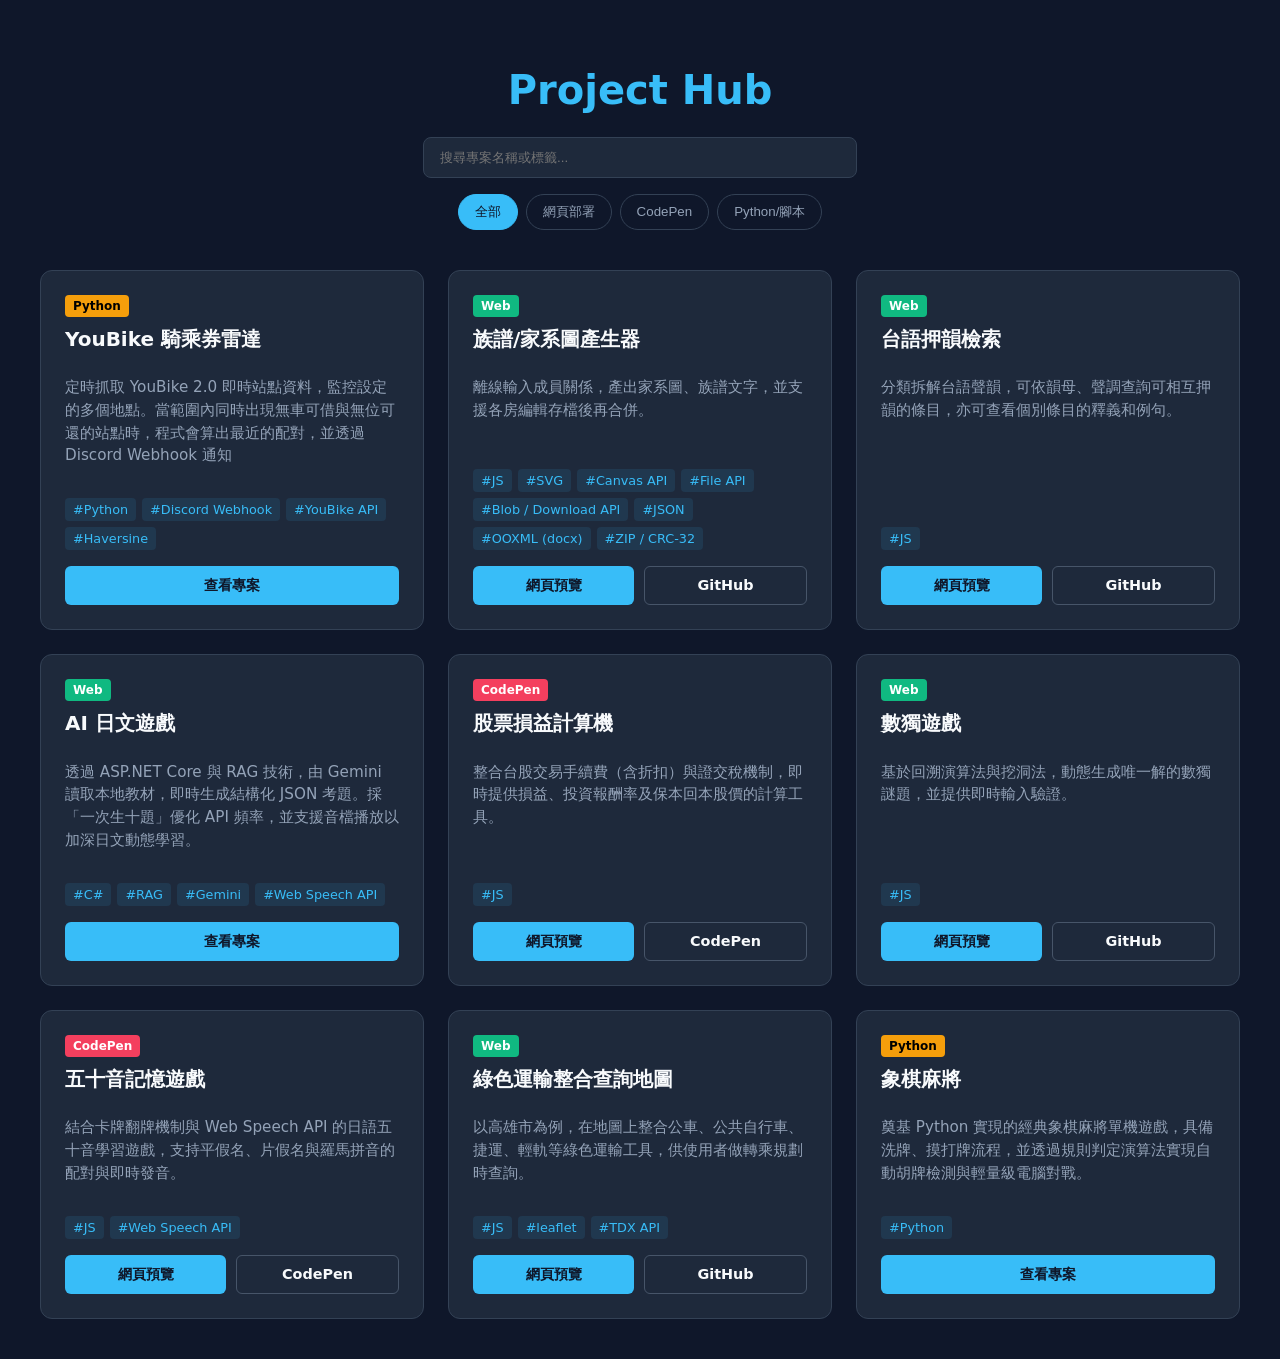
<file: index.html>
<!DOCTYPE html>
<html lang="zh-TW">
<head>
  <meta charset="UTF-8">
  <meta name="viewport" content="width=device-width, initial-scale=1.0">
  <title>控制台</title>
  <link rel="stylesheet" href="style.css">
</head>
<body>

  <header>
    <h1>Project Hub</h1>
    
    <div class="controls">
      <input type="text" id="search-input" placeholder="搜尋專案名稱或標籤...">
      <div class="filters">
        <button class="filter-btn active" data-type="all">全部</button>
        <button class="filter-btn" data-type="github-pages">網頁部署</button>
        <button class="filter-btn" data-type="codepen">CodePen</button>
        <button class="filter-btn" data-type="python-script">Python/腳本</button>
      </div>
    </div>
  </header>

  <main>
    <div id="project-grid" class="grid-container">
      </div>
  </main>

  <script>
    let allProjects = [];

    // 1. 取得專案資料
    fetch('projects.json')
      .then(res => res.json())
      .then(data => {
        allProjects = data;
        renderProjects(allProjects);
      });

    // 2. 渲染卡片邏輯
    function renderProjects(projects) {
      const grid = document.getElementById('project-grid');
      grid.innerHTML = projects.map(p => {
        let primaryBtn = '';
        let secondaryBtn = '';
        let typeBadge = '';

        // 核心分流邏輯
        switch(p.type) {
          case 'github-pages':
            typeBadge = `<span class="badge badge-web">Web</span>`;
            // primaryBtn = `<a href="${p.url}" target="_blank" class="btn btn-primary">網頁預覽</a>`;
            primaryBtn = p.url
              ? `<a href="${p.url}" target="_blank" class="btn btn-primary">網頁預覽</a>`
              : `<a href="${p.source}" target="_blank" class="btn btn-primary">查看專案</a>`;
            secondaryBtn = p.url ? `<a href="${p.source}" target="_blank" class="btn btn-outline">GitHub</a>` : '';
            break;

          case 'codepen':
            typeBadge = `<span class="badge badge-pen">CodePen</span>`;
            // 跳轉至本地的 view.html 進行全螢幕嵌入
            const viewUrl = `view.html?type=codepen&user=${p.penUser}&id=${p.penId}&title=${encodeURIComponent(p.title)}`;
            primaryBtn = `<a href="${viewUrl}" target="_blank" class="btn btn-primary">網頁預覽</a>`;
            secondaryBtn = `<a href="https://codepen.io/${p.penUser}/pen/${p.penId}" target="_blank" class="btn btn-outline">CodePen</a>`;
            break;

          case 'python-script':
            typeBadge = `<span class="badge badge-py">Python</span>`;
            // 如果有 Colab 連結就給線上跑，否則引導至 GitHub 看 Readme
            primaryBtn = p.colabUrl 
              ? `<a href="${p.colabUrl}" target="_blank" class="btn btn-primary btn-colab">Colab 執行</a>` 
              : `<a href="${p.source}" target="_blank" class="btn btn-primary">查看專案</a>`;
            secondaryBtn = p.colabUrl ? `<a href="${p.source}" target="_blank" class="btn btn-outline">GitHub</a>` : '';
            break;

          case 'huggingface':
            typeBadge = `<span class="badge badge-hf">AI Space</span>`;
            const hfViewUrl = `view.html?type=hf&space=${encodeURIComponent(p.spaceUrl)}&title=${encodeURIComponent(p.title)}`;
            primaryBtn = `<a href="${hfViewUrl}" target="_blank" class="btn btn-primary">線上體驗</a>`;
            secondaryBtn = p.source ? `<a href="${p.source}" target="_blank" class="btn btn-outline">Code</a>` : '';
            break;
        }

        return `
          <div class="card" data-type="${p.type}">
            <div class="card-header">
              ${typeBadge}
            </div>
            <h3>${p.title}</h3>
            <p>${p.description}</p>
            <div class="tags">
              ${p.tags.map(t => `<span class="tag">#${t}</span>`).join('')}
            </div>
            <div class="card-actions">
              ${primaryBtn}
              ${secondaryBtn}
            </div>
          </div>
        `;
      }).join('');
    }

    // 3. 搜尋與篩選事件監聽
    const searchInput = document.getElementById('search-input');
    const filterBtns = document.querySelectorAll('.filter-btn');

    function filterData() {
      const keyword = searchInput.value.toLowerCase();
      const activeType = document.querySelector('.filter-btn.active').dataset.type;

      const filtered = allProjects.filter(p => {
        const matchesSearch = p.title.toLowerCase().includes(keyword) || 
                              p.tags.some(t => t.toLowerCase().includes(keyword));
        const matchesType = activeType === 'all' || p.type === activeType;
        return matchesSearch && matchesType;
      });
      renderProjects(filtered);
    }

    searchInput.addEventListener('input', filterData);
    filterBtns.forEach(btn => {
      btn.addEventListener('click', (e) => {
        filterBtns.forEach(b => b.classList.remove('active'));
        e.target.classList.add('active');
        filterData();
      });
    });
  </script>
</body>
</html>
</file>
<file: style.css>
:root {
  --bg-color: #0f172a;
  --card-bg: #1e293b;
  --text-main: #f8fafc;
  --text-muted: #94a3b8;
  --primary: #38bdf8;
  --primary-hover: #0ea5e9;
  --accent-py: #f59e0b;
}

body {
  background-color: var(--bg-color);
  color: var(--text-main);
  font-family: system-ui, -apple-system, sans-serif;
  margin: 0;
  padding: 40px 20px;
}

header {
  max-width: 1200px;
  margin: 0 auto 40px auto;
  text-align: center;
}

h1 { font-size: 2.5rem; margin-bottom: 8px; color: var(--primary); }

.controls {
  margin-top: 24px;
  display: flex;
  flex-direction: column;
  gap: 16px;
  align-items: center;
}

#search-input {
  width: 100%;
  max-width: 400px;
  padding: 12px 16px;
  border-radius: 8px;
  border: 1px solid #334155;
  background-color: var(--card-bg);
  color: var(--text-main);
}

.filters { display: flex; gap: 8px; }
.filter-btn {
  background: transparent;
  border: 1px solid #334155;
  color: var(--text-muted);
  padding: 8px 16px;
  border-radius: 20px;
  cursor: pointer;
  transition: all 0.2s;
}
.filter-btn.active, .filter-btn:hover {
  background: var(--primary);
  color: var(--bg-color);
  border-color: var(--primary);
}

.grid-container {
  max-width: 1200px;
  margin: 0 auto;
  display: grid;
  grid-template-columns: repeat(auto-fill, minmax(300px, 1fr));
  gap: 24px;
}

.card {
  background-color: var(--card-bg);
  border-radius: 12px;
  padding: 24px;
  border: 1px solid #334155;
  display: flex;
  flex-direction: column;
  transition: transform 0.2s, box-shadow 0.2s;
}
.card:hover {
  transform: translateY(-4px);
  box-shadow: 0 10px 20px rgba(0,0,0,0.3);
}

.card h3 { margin: 12px 0 8px 0; font-size: 1.25rem; }
.card p { color: var(--text-muted); font-size: 0.95rem; line-height: 1.5; flex-grow: 1; }

.tags { display: flex; flex-wrap: wrap; gap: 6px; margin: 16px 0; }
.tag { font-size: 0.8rem; color: var(--primary); background: rgba(56, 189, 248, 0.1); padding: 4px 8px; border-radius: 4px; }

.badge { font-size: 0.75rem; padding: 4px 8px; border-radius: 4px; font-weight: bold; }
.badge-web { background: #10b981; color: white; }
.badge-pen { background: #f43f5e; color: white; }
.badge-py { background: var(--accent-py); color: #000; }
.badge-hf { background: #8b5cf6; color: white; }

.card-actions { display: flex; gap: 10px; margin-top: auto; }
.btn {
  flex: 1;
  text-align: center;
  padding: 10px;
  border-radius: 6px;
  text-decoration: none;
  font-size: 0.9rem;
  font-weight: bold;
  transition: background 0.2s;
}
.btn-primary { background: var(--primary); color: var(--bg-color); }
.btn-primary:hover { background: var(--primary-hover); }
.btn-colab { background: var(--accent-py); color: #000; }
.btn-outline { border: 1px solid #475569; color: var(--text-main); }
.btn-outline:hover { background: rgba(255,255,255,0.05); }
</file>
